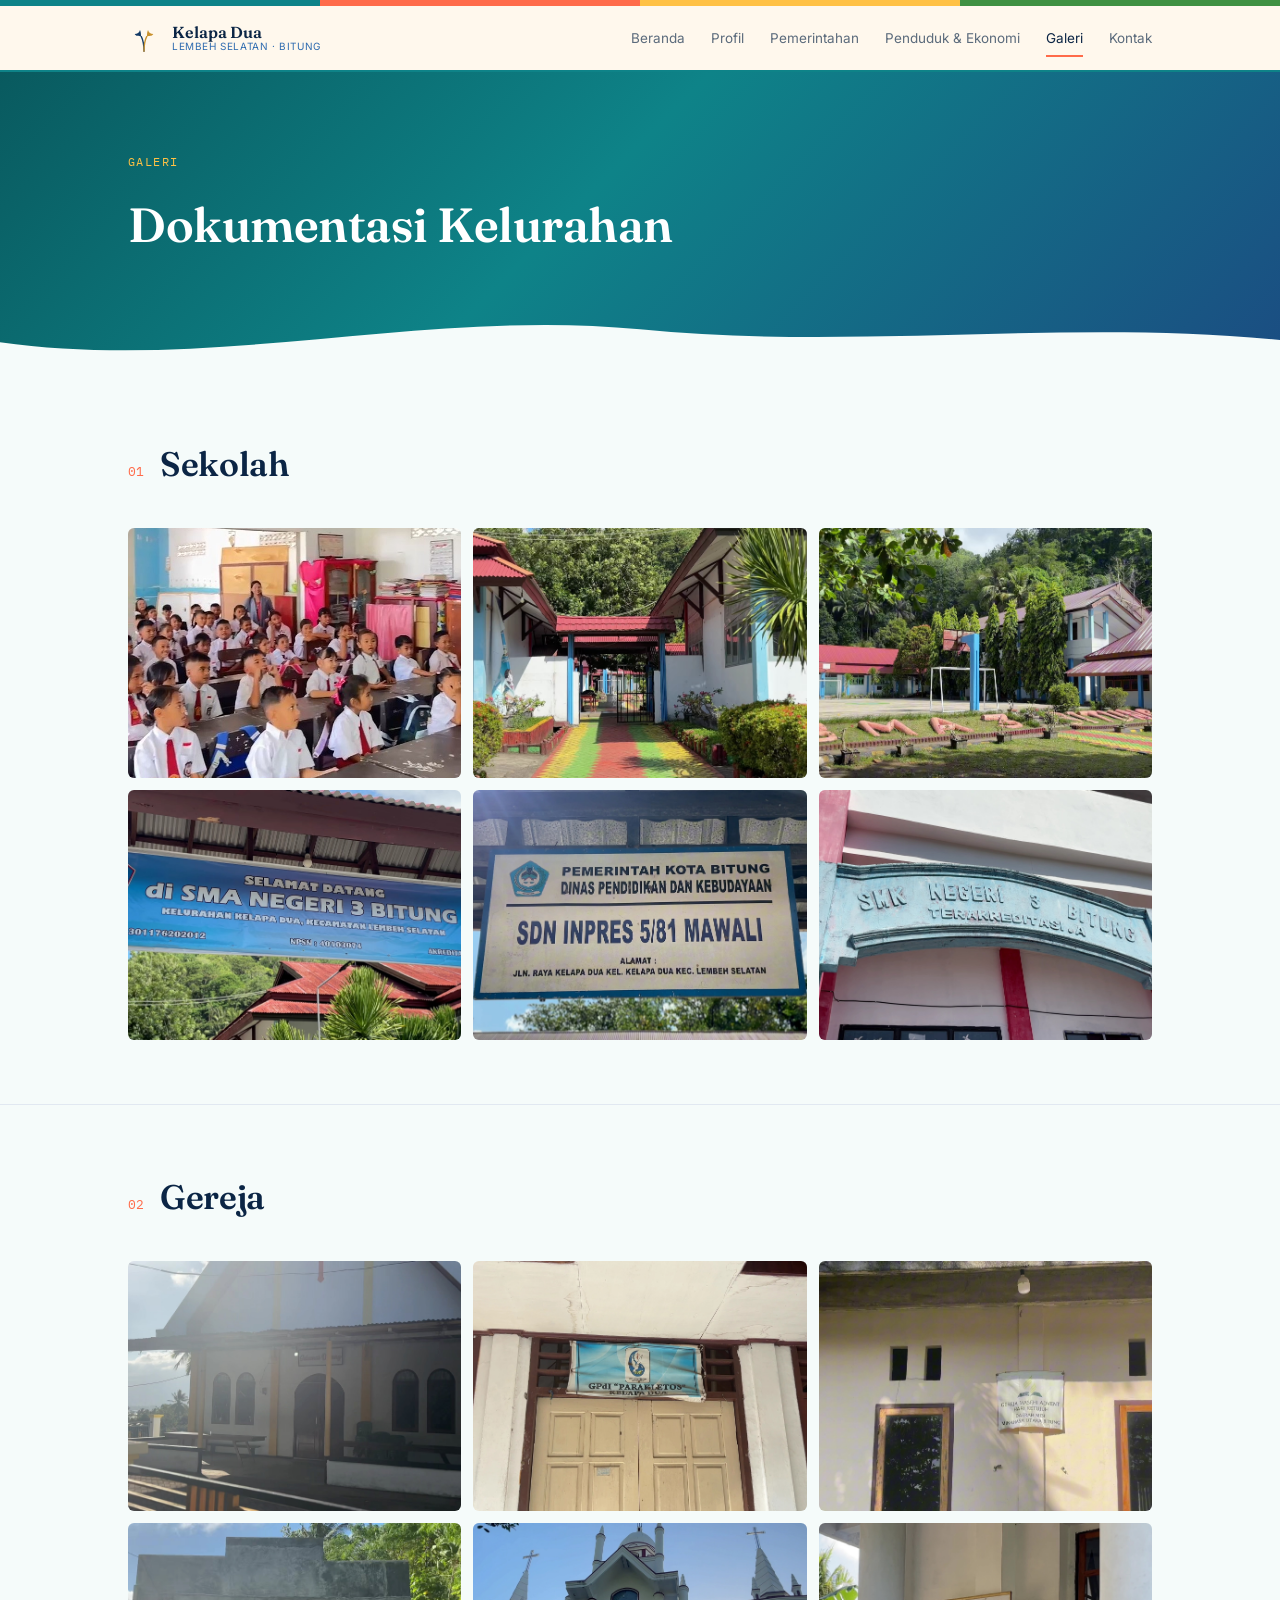
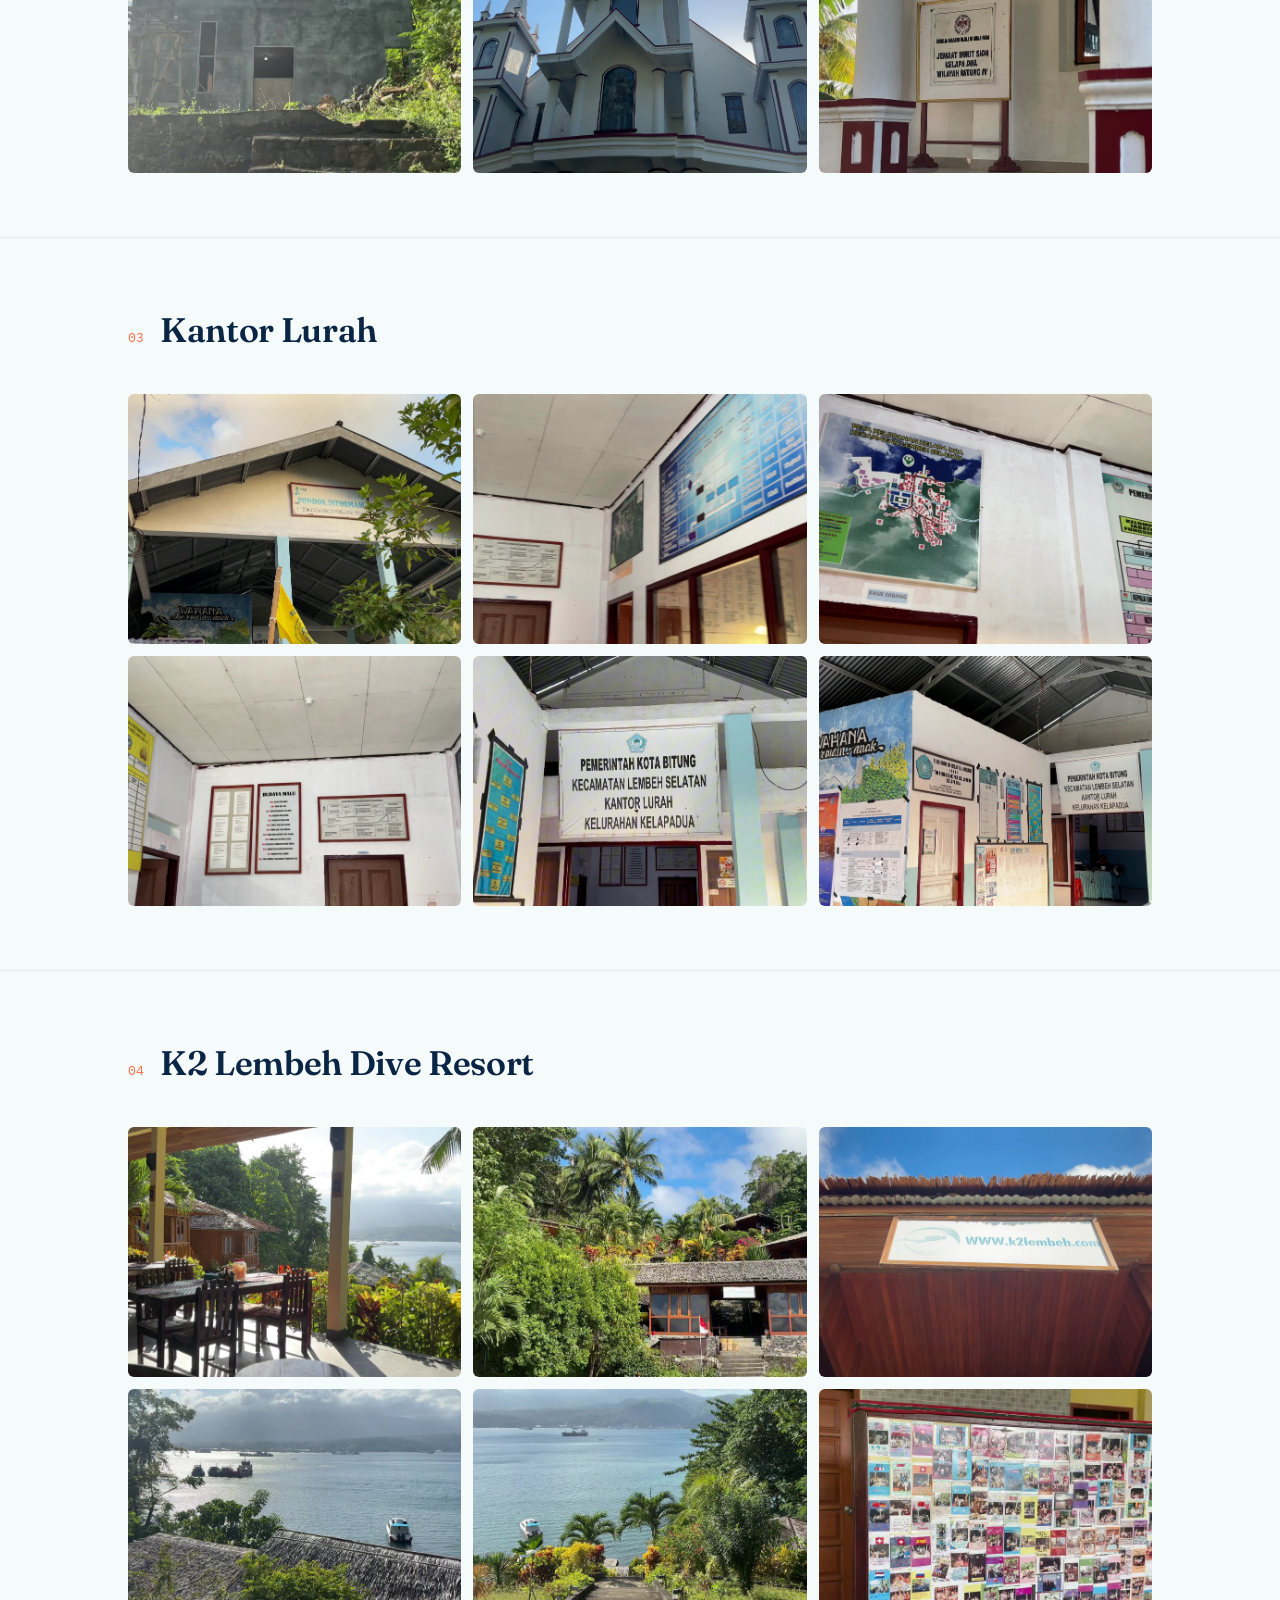
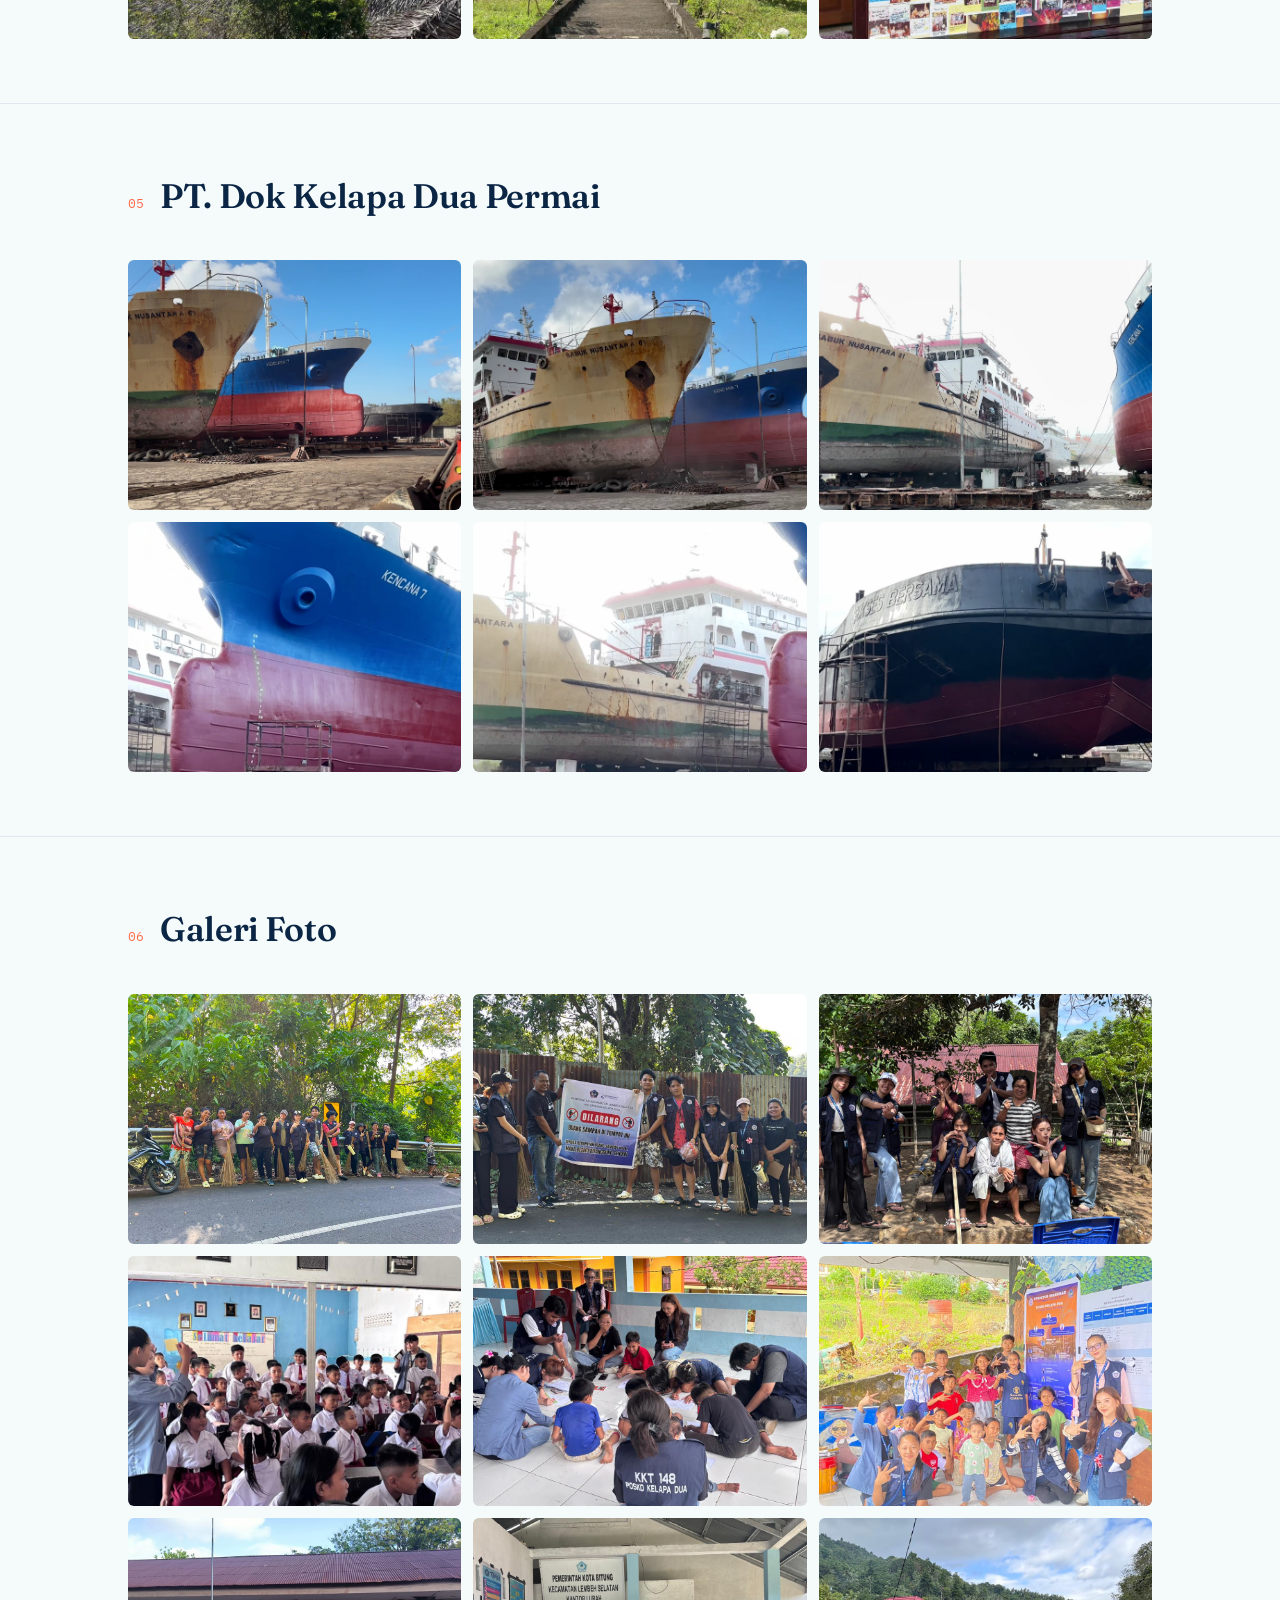
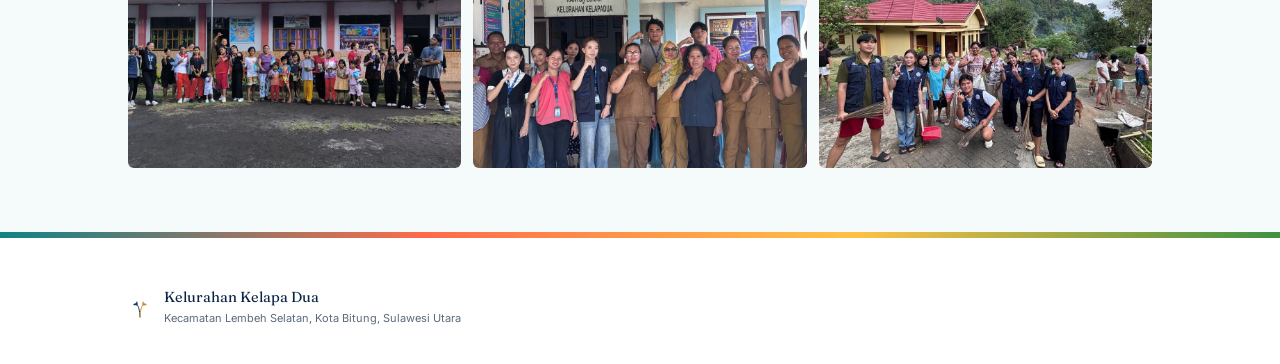
<file: galeri.html>
<!DOCTYPE html>
<html lang="id">
<head>
<meta charset="UTF-8">
<meta name="viewport" content="width=device-width, initial-scale=1.0">
<title>Galeri — Kelurahan Kelapa Dua</title>
<link rel="stylesheet" href="style.css">
<style>
  /* ===== Galeri Foto: grid foto asli ===== */
  .photo-gallery{display:grid;grid-template-columns:repeat(3,1fr);gap:12px;}
  .photo-gallery .tile{
    aspect-ratio:4/3;
    overflow:hidden;
    border-radius:var(--radius);
    background:var(--surface-alt);
  }
  .photo-gallery .tile img{
    width:100%;height:100%;object-fit:cover;display:block;
    transition:transform .3s ease;
  }
  .photo-gallery .tile:hover img{transform:scale(1.06);}
  @media (max-width:700px){.photo-gallery{grid-template-columns:repeat(2,1fr);}}
</style>
</head>
<body class="theme-festive">

<div class="festive-topbar"><span></span><span></span><span></span><span></span></div>

<header class="site-nav">
  <div class="nav-inner">
    <a class="brand" href="index.html">
      <svg viewBox="0 0 48 48" fill="none">
        <path d="M24 44 C24 30 20 22 20 22" stroke="#123A66" stroke-width="2" stroke-linecap="round"/>
        <path d="M24 44 C24 30 28 22 28 22" stroke="#C9922E" stroke-width="2" stroke-linecap="round"/>
        <path d="M20 22c-4-2-8 0-10-4 4 0 7-2 8-6 2 4 1 8 2 10z" fill="#123A66"/>
        <path d="M28 22c4-2 8 0 10-4-4 0-7-2-8-6-2 4-1 8-2 10z" fill="#C9922E"/>
      </svg>
      <span class="brand-text"><span class="kel">Kelapa Dua</span><span class="loc">Lembeh Selatan · Bitung</span></span>
    </a>
    <button class="nav-toggle" id="navToggle">Menu</button>
    <nav class="links" id="navLinks">
      <a href="index.html">Beranda</a>
      <a href="profil.html">Profil</a>
      <a href="pemerintahan.html">Pemerintahan</a>
      <a href="penduduk.html">Penduduk &amp; Ekonomi</a>
      <a href="galeri.html" class="active">Galeri</a>
      <a href="kontak.html">Kontak</a>
    </nav>
  </div>
</header>

<main>
  <section class="page-hero">
    <div class="wrap">
      <div class="eyebrow">Galeri</div>
      <h1>Dokumentasi Kelurahan</h1>
      </div>
  </section>

  <div class="wave-divider wave-hero" aria-hidden="true">
    <svg viewBox="0 0 1200 60" preserveAspectRatio="none"><path d="M0,32 C200,60 400,0 600,20 C800,40 1000,10 1200,30 L1200,60 L0,60 Z"></path></svg>
  </div>

  <section id="galeri-sekolah">
    <div class="wrap">
      <div class="section-head"><span class="section-num">01</span><h2>Sekolah</h2></div>
      <div class="photo-gallery">
        <div class="tile"><img src="photos/sekolah (1).jpg" alt="Dokumentasi Sekolah 1" loading="lazy"></div>
        <div class="tile"><img src="photos/sekolah (2).jpg" alt="Dokumentasi Sekolah 2" loading="lazy"></div>
        <div class="tile"><img src="photos/sekolah (3).jpg" alt="Dokumentasi Sekolah 3" loading="lazy"></div>
        <div class="tile"><img src="photos/sekolah (4).jpg" alt="Dokumentasi Sekolah 4" loading="lazy"></div>
        <div class="tile"><img src="photos/sekolah (5).jpg" alt="Dokumentasi Sekolah 5" loading="lazy"></div>
        <div class="tile"><img src="photos/sekolah (6).jpg" alt="Dokumentasi Sekolah 6" loading="lazy"></div>
      </div>
    </div>
  </section>

  <section id="galeri-gereja">
    <div class="wrap">
      <div class="section-head"><span class="section-num">02</span><h2>Gereja</h2></div>
      <div class="photo-gallery">
        <div class="tile"><img src="photos/gereja (1).jpg" alt="Dokumentasi Gereja 1" loading="lazy"></div>
        <div class="tile"><img src="photos/gereja (2).jpg" alt="Dokumentasi Gereja 2" loading="lazy"></div>
        <div class="tile"><img src="photos/gereja (3).jpg" alt="Dokumentasi Gereja 3" loading="lazy"></div>
        <div class="tile"><img src="photos/gereja (4).jpg" alt="Dokumentasi Gereja 4" loading="lazy"></div>
        <div class="tile"><img src="photos/gereja (5).jpg" alt="Dokumentasi Gereja 5" loading="lazy"></div>
        <div class="tile"><img src="photos/gereja (6).jpg" alt="Dokumentasi Gereja 6" loading="lazy"></div>
      </div>
    </div>
  </section>

  <section id="galeri-kantor-lurah">
    <div class="wrap">
      <div class="section-head"><span class="section-num">03</span><h2>Kantor Lurah</h2></div>
      <div class="photo-gallery">
        <div class="tile"><img src="photos/kantor-lurah (1).jpg" alt="Dokumentasi Kantor Lurah 1" loading="lazy"></div>
        <div class="tile"><img src="photos/kantor-lurah (2).jpg" alt="Dokumentasi Kantor Lurah 2" loading="lazy"></div>
        <div class="tile"><img src="photos/kantor-lurah (3).jpg" alt="Dokumentasi Kantor Lurah 3" loading="lazy"></div>
        <div class="tile"><img src="photos/kantor-lurah (4).jpg" alt="Dokumentasi Kantor Lurah 4" loading="lazy"></div>
        <div class="tile"><img src="photos/kantor-lurah (5).jpg" alt="Dokumentasi Kantor Lurah 5" loading="lazy"></div>
        <div class="tile"><img src="photos/kantor-lurah (6).jpg" alt="Dokumentasi Kantor Lurah 6" loading="lazy"></div>
      </div>
    </div>
  </section>

  <section id="galeri-resort">
    <div class="wrap">
      <div class="section-head"><span class="section-num">04</span><h2>K2 Lembeh Dive Resort</h2></div>
      <div class="photo-gallery">
        <div class="tile"><img src="photos/resort (1).jpg" alt="Dokumentasi K2 Lembeh Dive Resort 1" loading="lazy"></div>
        <div class="tile"><img src="photos/resort (2).jpg" alt="Dokumentasi K2 Lembeh Dive Resort 2" loading="lazy"></div>
        <div class="tile"><img src="photos/resort (3).jpg" alt="Dokumentasi K2 Lembeh Dive Resort 3" loading="lazy"></div>
        <div class="tile"><img src="photos/resort (4).jpg" alt="Dokumentasi K2 Lembeh Dive Resort 4" loading="lazy"></div>
        <div class="tile"><img src="photos/resort (5).jpg" alt="Dokumentasi K2 Lembeh Dive Resort 5" loading="lazy"></div>
        <div class="tile"><img src="photos/resort (6).jpg" alt="Dokumentasi K2 Lembeh Dive Resort 6" loading="lazy"></div>
      </div>
    </div>
  </section>

  <section id="galeri-galangan">
    <div class="wrap">
      <div class="section-head"><span class="section-num">05</span><h2>PT. Dok Kelapa Dua Permai</h2></div>
      <div class="photo-gallery">
        <div class="tile"><img src="photos/galangan (1).jpg" alt="Dokumentasi Galangan Kapal PT. Dok Kelapa Dua Permai 1" loading="lazy"></div>
        <div class="tile"><img src="photos/galangan (2).jpg" alt="Dokumentasi Galangan Kapal PT. Dok Kelapa Dua Permai 2" loading="lazy"></div>
        <div class="tile"><img src="photos/galangan (3).jpg" alt="Dokumentasi Galangan Kapal PT. Dok Kelapa Dua Permai 3" loading="lazy"></div>
        <div class="tile"><img src="photos/galangan (4).jpg" alt="Dokumentasi Galangan Kapal PT. Dok Kelapa Dua Permai 4" loading="lazy"></div>
        <div class="tile"><img src="photos/galangan (5).jpg" alt="Dokumentasi Galangan Kapal PT. Dok Kelapa Dua Permai 5" loading="lazy"></div>
        <div class="tile"><img src="photos/galangan (6).jpg" alt="Dokumentasi Galangan Kapal PT. Dok Kelapa Dua Permai 6" loading="lazy"></div>
      </div>
    </div>
  </section>

  <section id="galeri-foto">
    <div class="wrap">
      <div class="section-head"><span class="section-num">06</span><h2>Galeri Foto</h2></div>
      <div class="photo-gallery">
        <div class="tile"><img src="photos/foto (1).jpeg" alt="Dokumentasi Kelurahan Kelapa Dua 1" loading="lazy"></div>
        <div class="tile"><img src="photos/foto (2).jpeg" alt="Dokumentasi Kelurahan Kelapa Dua 2" loading="lazy"></div>
        <div class="tile"><img src="photos/foto (3).jpeg" alt="Dokumentasi Kelurahan Kelapa Dua 3" loading="lazy"></div>
        <div class="tile"><img src="photos/foto (4).jpeg" alt="Dokumentasi Kelurahan Kelapa Dua 4" loading="lazy"></div>
        <div class="tile"><img src="photos/foto (5).jpeg" alt="Dokumentasi Kelurahan Kelapa Dua 5" loading="lazy"></div>
        <div class="tile"><img src="photos/foto (6).jpeg" alt="Dokumentasi Kelurahan Kelapa Dua 6" loading="lazy"></div>
        <div class="tile"><img src="photos/foto (7).jpeg" alt="Dokumentasi Kelurahan Kelapa Dua 7" loading="lazy"></div>
        <div class="tile"><img src="photos/foto (8).jpeg" alt="Dokumentasi Kelurahan Kelapa Dua 8" loading="lazy"></div>
        <div class="tile"><img src="photos/foto (9).jpeg" alt="Dokumentasi Kelurahan Kelapa Dua 9" loading="lazy"></div>
      </div>
    </div>
  </section>
</main>

<footer>
  <div class="wrap foot-inner">
    <div class="foot-brand">
      <svg viewBox="0 0 48 48" fill="none">
        <path d="M24 44 C24 30 20 22 20 22" stroke="#123A66" stroke-width="2" stroke-linecap="round"/>
        <path d="M24 44 C24 30 28 22 28 22" stroke="#C9922E" stroke-width="2" stroke-linecap="round"/>
        <path d="M20 22c-4-2-8 0-10-4 4 0 7-2 8-6 2 4 1 8 2 10z" fill="#123A66"/>
        <path d="M28 22c4-2 8 0 10-4-4 0-7-2-8-6-2 4-1 8-2 10z" fill="#C9922E"/>
      </svg>
      <div><div class="t1">Kelurahan Kelapa Dua</div><div class="t2">Kecamatan Lembeh Selatan, Kota Bitung, Sulawesi Utara</div></div>
    </div>
  </div>
</footer>
<script src="script.js"></script>
</body>
</html>
</file>
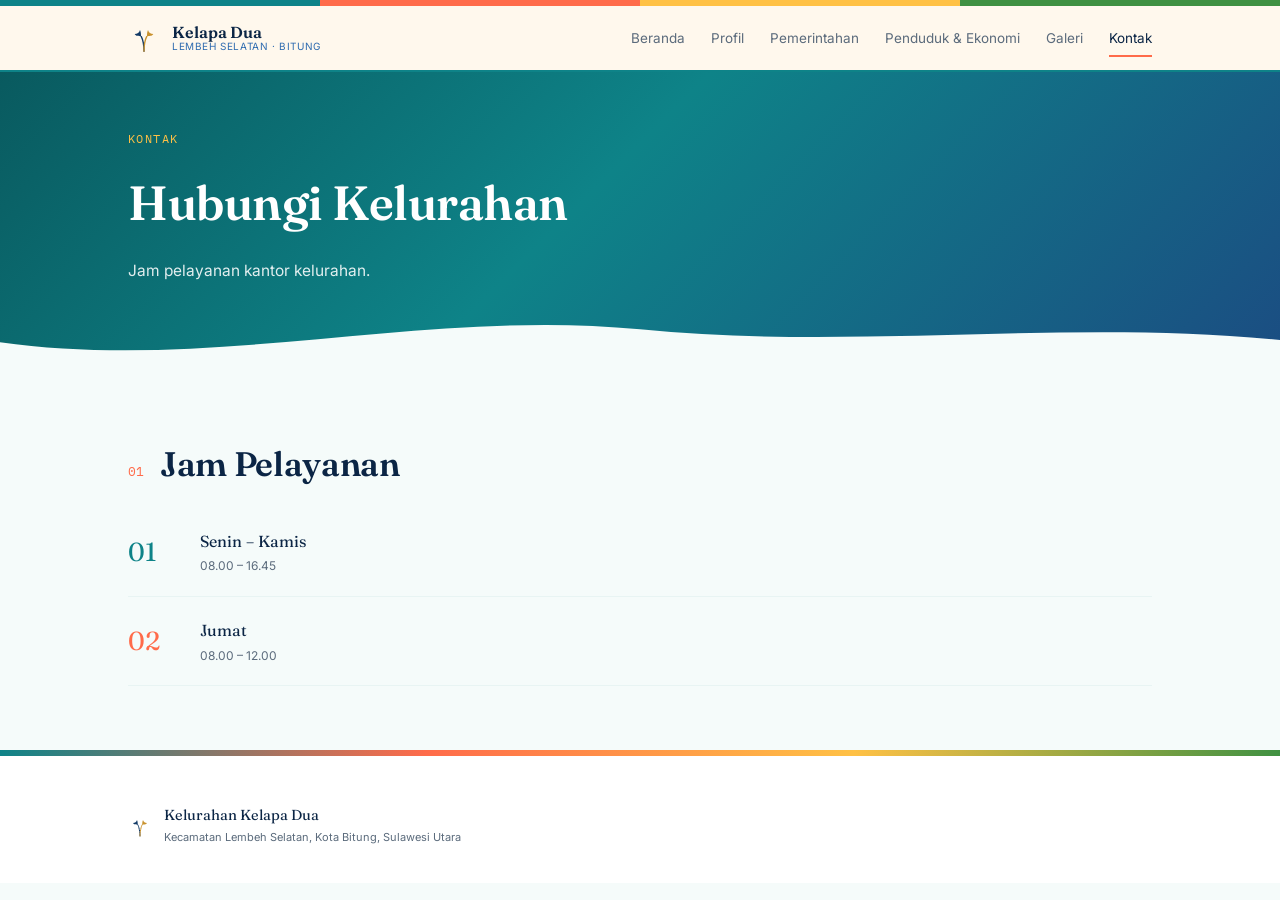
<file: kontak.html>
<!DOCTYPE html>
<html lang="id">
<head>
<meta charset="UTF-8">
<meta name="viewport" content="width=device-width, initial-scale=1.0">
<title>Kontak — Kelurahan Kelapa Dua</title>
<link rel="stylesheet" href="style.css">
</head>
<body class="theme-festive">

<div class="festive-topbar"><span></span><span></span><span></span><span></span></div>

<header class="site-nav">
  <div class="nav-inner">
    <a class="brand" href="index.html">
      <svg viewBox="0 0 48 48" fill="none">
        <path d="M24 44 C24 30 20 22 20 22" stroke="#123A66" stroke-width="2" stroke-linecap="round"/>
        <path d="M24 44 C24 30 28 22 28 22" stroke="#C9922E" stroke-width="2" stroke-linecap="round"/>
        <path d="M20 22c-4-2-8 0-10-4 4 0 7-2 8-6 2 4 1 8 2 10z" fill="#123A66"/>
        <path d="M28 22c4-2 8 0 10-4-4 0-7-2-8-6-2 4-1 8-2 10z" fill="#C9922E"/>
      </svg>
      <span class="brand-text"><span class="kel">Kelapa Dua</span><span class="loc">Lembeh Selatan · Bitung</span></span>
    </a>
    <button class="nav-toggle" id="navToggle">Menu</button>
    <nav class="links" id="navLinks">
      <a href="index.html">Beranda</a>
      <a href="profil.html">Profil</a>
      <a href="pemerintahan.html">Pemerintahan</a>
      <a href="penduduk.html">Penduduk &amp; Ekonomi</a>
      <a href="galeri.html">Galeri</a>
      <a href="kontak.html" class="active">Kontak</a>
    </nav>
  </div>
</header>

<main>
  <section class="page-hero">
    <div class="wrap">
      <div class="eyebrow">Kontak</div>
      <h1>Hubungi Kelurahan</h1>
      <p>Jam pelayanan kantor kelurahan.</p>
    </div>
  </section>

  <div class="wave-divider wave-hero" aria-hidden="true">
    <svg viewBox="0 0 1200 60" preserveAspectRatio="none"><path d="M0,32 C200,60 400,0 600,20 C800,40 1000,10 1200,30 L1200,60 L0,60 Z"></path></svg>
  </div>

  <section id="kontak-info">
    <div class="wrap">
      <div class="section-head"><span class="section-num">01</span><h2>Jam Pelayanan</h2></div>
      <div class="lurah-list">
        <div class="lurah-row"><div class="idx mono">01</div><div><div class="name">Senin – Kamis</div><div class="role">08.00 – 16.45</div></div></div>
        <div class="lurah-row"><div class="idx mono">02</div><div><div class="name">Jumat</div><div class="role">08.00 – 12.00</div></div></div>
      </div>
    </div>
  </section>
</main>

<footer>
  <div class="wrap foot-inner">
    <div class="foot-brand">
      <svg viewBox="0 0 48 48" fill="none">
        <path d="M24 44 C24 30 20 22 20 22" stroke="#123A66" stroke-width="2" stroke-linecap="round"/>
        <path d="M24 44 C24 30 28 22 28 22" stroke="#C9922E" stroke-width="2" stroke-linecap="round"/>
        <path d="M20 22c-4-2-8 0-10-4 4 0 7-2 8-6 2 4 1 8 2 10z" fill="#123A66"/>
        <path d="M28 22c4-2 8 0 10-4-4 0-7-2-8-6-2 4-1 8-2 10z" fill="#C9922E"/>
      </svg>
      <div><div class="t1">Kelurahan Kelapa Dua</div><div class="t2">Kecamatan Lembeh Selatan, Kota Bitung, Sulawesi Utara</div></div>
    </div>
  </div>
</footer>
<script src="script.js"></script>
</body>
</html>
</file>
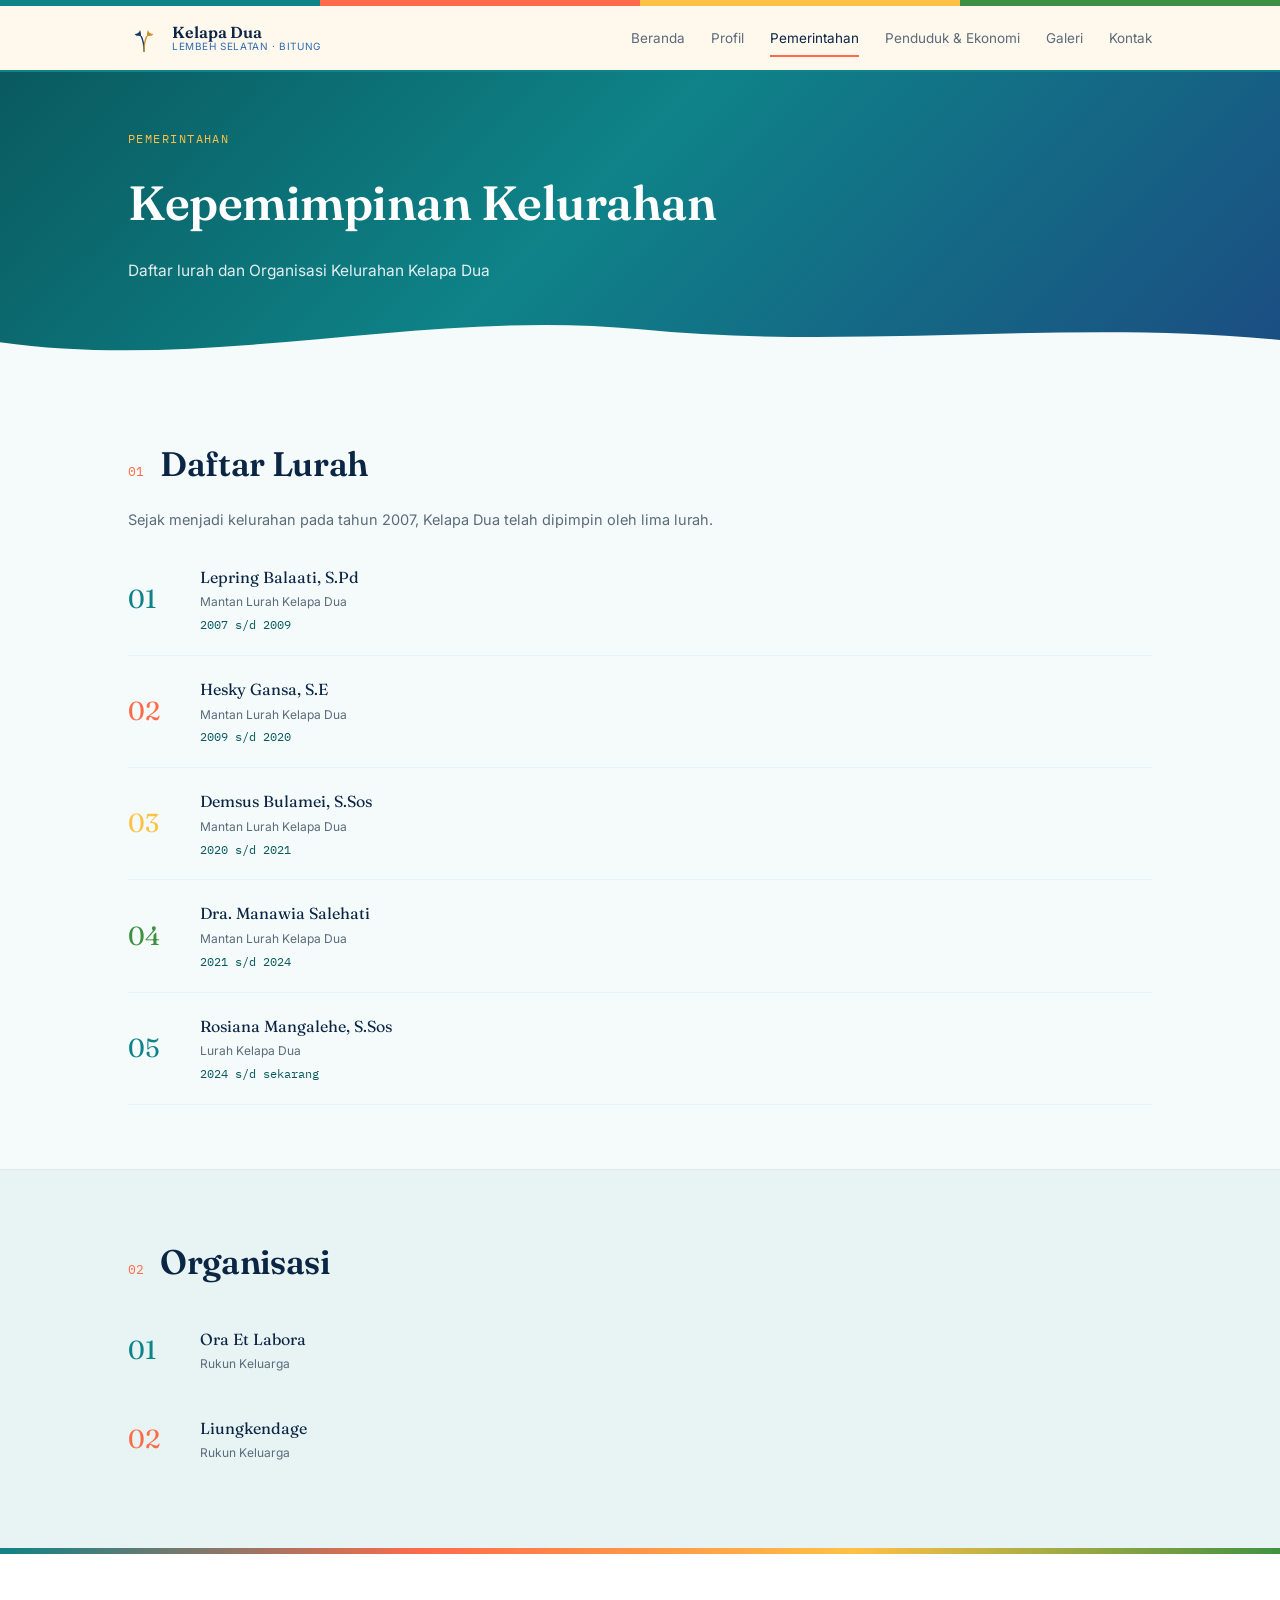
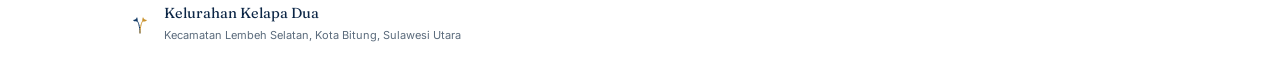
<file: pemerintahan.html>
<!DOCTYPE html>
<html lang="id">
<head>
<meta charset="UTF-8">
<meta name="viewport" content="width=device-width, initial-scale=1.0">
<title>Pemerintahan — Kelurahan Kelapa Dua</title>
<link rel="stylesheet" href="style.css">
</head>
<body class="theme-festive">

<div class="festive-topbar"><span></span><span></span><span></span><span></span></div>

<header class="site-nav">
  <div class="nav-inner">
    <a class="brand" href="index.html">
      <svg viewBox="0 0 48 48" fill="none">
        <path d="M24 44 C24 30 20 22 20 22" stroke="#123A66" stroke-width="2" stroke-linecap="round"/>
        <path d="M24 44 C24 30 28 22 28 22" stroke="#C9922E" stroke-width="2" stroke-linecap="round"/>
        <path d="M20 22c-4-2-8 0-10-4 4 0 7-2 8-6 2 4 1 8 2 10z" fill="#123A66"/>
        <path d="M28 22c4-2 8 0 10-4-4 0-7-2-8-6-2 4-1 8-2 10z" fill="#C9922E"/>
      </svg>
      <span class="brand-text"><span class="kel">Kelapa Dua</span><span class="loc">Lembeh Selatan · Bitung</span></span>
    </a>
    <button class="nav-toggle" id="navToggle">Menu</button>
    <nav class="links" id="navLinks">
      <a href="index.html">Beranda</a>
      <a href="profil.html">Profil</a>
      <a href="pemerintahan.html" class="active">Pemerintahan</a>
      <a href="penduduk.html">Penduduk &amp; Ekonomi</a>
      <a href="galeri.html">Galeri</a>
      <a href="kontak.html">Kontak</a>
    </nav>
  </div>
</header>

<main>
  <section class="page-hero">
    <div class="wrap">
      <div class="eyebrow">Pemerintahan</div>
      <h1>Kepemimpinan Kelurahan</h1>
      <p>Daftar lurah dan Organisasi Kelurahan Kelapa Dua</p>
    </div>
  </section>

  <div class="wave-divider wave-hero" aria-hidden="true">
    <svg viewBox="0 0 1200 60" preserveAspectRatio="none"><path d="M0,32 C200,60 400,0 600,20 C800,40 1000,10 1200,30 L1200,60 L0,60 Z"></path></svg>
  </div>

  <section id="daftar-lurah">
    <div class="wrap">
      <div class="section-head"><span class="section-num">01</span><h2>Daftar Lurah</h2></div>
      <p class="section-sub">Sejak menjadi kelurahan pada tahun 2007, Kelapa Dua telah dipimpin oleh lima lurah.</p>
      <div class="lurah-list">
        <div class="lurah-row"><div class="idx mono">01</div><div><div class="name">Lepring Balaati, S.Pd</div><div class="role">Mantan Lurah Kelapa Dua</div><div class="period mono">2007 s/d 2009</div></div></div>
        <div class="lurah-row"><div class="idx mono">02</div><div><div class="name">Hesky Gansa, S.E</div><div class="role">Mantan Lurah Kelapa Dua</div><div class="period mono">2009 s/d 2020</div></div></div>
        <div class="lurah-row"><div class="idx mono">03</div><div><div class="name">Demsus Bulamei, S.Sos</div><div class="role">Mantan Lurah Kelapa Dua</div><div class="period mono">2020 s/d 2021</div></div></div>
        <div class="lurah-row"><div class="idx mono">04</div><div><div class="name">Dra. Manawia Salehati</div><div class="role">Mantan Lurah Kelapa Dua</div><div class="period mono">2021 s/d 2024</div></div></div>
        <div class="lurah-row"><div class="idx mono">05</div><div><div class="name">Rosiana Mangalehe, S.Sos</div><div class="role">Lurah Kelapa Dua</div><div class="period mono">2024 s/d sekarang</div></div></div>
      </div>
    </div>
  </section>

  <section id="struktur" class="alt">
    <div class="wrap">
      <div class="section-head"><span class="section-num">02</span><h2>Organisasi</h2></div>
      <div class="lurah-list">
        <div class="lurah-row"><div class="idx mono">01</div><div><div class="name">Ora Et Labora</div><div class="role">Rukun Keluarga</div></div></div>
        <div class="lurah-row"><div class="idx mono">02</div><div><div class="name">Liungkendage</div><div class="role">Rukun Keluarga</div></div></div>
      </div>
    </div>
  </section>
</main>

<footer>
  <div class="wrap foot-inner">
    <div class="foot-brand">
      <svg viewBox="0 0 48 48" fill="none">
        <path d="M24 44 C24 30 20 22 20 22" stroke="#123A66" stroke-width="2" stroke-linecap="round"/>
        <path d="M24 44 C24 30 28 22 28 22" stroke="#C9922E" stroke-width="2" stroke-linecap="round"/>
        <path d="M20 22c-4-2-8 0-10-4 4 0 7-2 8-6 2 4 1 8 2 10z" fill="#123A66"/>
        <path d="M28 22c4-2 8 0 10-4-4 0-7-2-8-6-2 4-1 8-2 10z" fill="#C9922E"/>
      </svg>
      <div><div class="t1">Kelurahan Kelapa Dua</div><div class="t2">Kecamatan Lembeh Selatan, Kota Bitung, Sulawesi Utara</div></div>
    </div>
  </div>
</footer>
<script src="script.js"></script>
</body>
</html>
</file>
<file: style.css>
@import url('https://fonts.googleapis.com/css2?family=Fraunces:opsz,wght@9..144,500;9..144,600;9..144,700&family=Inter:wght@400;500;600;700&family=IBM+Plex+Mono:wght@500;600&display=swap');

:root{
  --bg:#F7F9FC;
  --surface:#FFFFFF;
  --surface-alt:#EEF3FA;
  --navy-900:#0B2545;
  --navy-800:#123A66;
  --navy-700:#1B4C82;
  --navy-500:#2E6BB0;
  --navy-100:#DCE6F2;
  --text:#1B2733;
  --text-muted:#5B6B7C;
  --accent:#C9922E;
  --line:#E1E8F1;
  --radius:6px;
}
*{box-sizing:border-box;}
html{scroll-behavior:smooth;}
body{
  margin:0;
  background:var(--bg);
  color:var(--text);
  font-family:'Inter',sans-serif;
  line-height:1.65;
}
h1,h2,h3{font-family:'Fraunces',serif;font-weight:600;margin:0;color:var(--navy-900);letter-spacing:-0.01em;}
a{color:inherit;}
.mono{font-family:'IBM Plex Mono',monospace;}
.wrap{max-width:1080px;margin:0 auto;padding:0 28px;}
img{max-width:100%;display:block;}

/* ---------- NAV ---------- */
header.site-nav{
  position:sticky;top:0;z-index:50;
  background:rgba(255,255,255,0.92);
  backdrop-filter:blur(8px);
  border-bottom:1px solid var(--line);
}
.nav-inner{max-width:1080px;margin:0 auto;padding:16px 28px;display:flex;align-items:center;justify-content:space-between;}
.brand{display:flex;align-items:center;gap:12px;text-decoration:none;}
.brand svg{width:32px;height:32px;flex-shrink:0;}
.brand-text{display:flex;flex-direction:column;line-height:1.15;}
.brand-text .kel{font-family:'Fraunces',serif;font-size:16px;font-weight:600;color:var(--navy-900);}
.brand-text .loc{font-size:10px;letter-spacing:0.06em;text-transform:uppercase;color:var(--navy-500);}
nav.links{display:flex;gap:26px;}
nav.links a{
  font-size:13.5px;text-decoration:none;color:var(--text-muted);
  position:relative;padding:4px 0;transition:color .2s ease;
}
nav.links a:hover,nav.links a.active{color:var(--navy-900);}
nav.links a.active::after{content:"";position:absolute;left:0;right:0;bottom:-4px;height:2px;background:var(--accent);}
.nav-toggle{display:none;background:none;border:1px solid var(--line);color:var(--navy-900);padding:8px 12px;border-radius:var(--radius);font-size:13px;cursor:pointer;}

@media (max-width:760px){
  nav.links{
    position:fixed;top:65px;left:0;right:0;flex-direction:column;background:var(--surface);
    padding:18px 28px;gap:16px;border-bottom:1px solid var(--line);
    transform:translateY(-130%);transition:transform .25s ease;
  }
  nav.links.open{transform:translateY(0);}
  .nav-toggle{display:block;}
}

/* ---------- PAGE HERO ---------- */
.page-hero{
  padding:56px 0 40px;
  border-bottom:1px solid var(--line);
  background:var(--surface);
  min-height:300px;
  display:flex;
  align-items:center;
}
.page-hero .wrap{width:100%;}
.eyebrow{
  font-family:'IBM Plex Mono',monospace;font-size:12px;letter-spacing:0.12em;text-transform:uppercase;
  color:var(--navy-500);margin-bottom:14px;display:flex;align-items:center;gap:10px;
}

.page-hero h1{font-size:clamp(32px,5vw,48px);margin-bottom:12px;}
.page-hero p{max-width:600px;color:var(--text-muted);font-size:15.5px;}

/* big homepage hero */
.home-hero{padding:88px 0 64px;position:relative;overflow:hidden;border-bottom:1px solid var(--line);background:var(--surface);}
.home-hero .hero-palms{position:absolute;right:-30px;bottom:-20px;width:360px;opacity:0.16;z-index:0;pointer-events:none;}
.home-hero .wrap{position:relative;z-index:1;}
.home-hero h1{font-size:clamp(42px,8vw,76px);line-height:1;margin-bottom:20px;}
.home-hero h1 span{color:var(--navy-500);font-style:italic;}
.home-hero p.lede{max-width:560px;font-size:16.5px;color:var(--text-muted);margin-bottom:40px;}
.stat-row{display:flex;flex-wrap:wrap;border-top:1px solid var(--line);}
.stat{padding:16px 30px 0 0;margin-right:30px;border-right:1px solid var(--line);}
.stat:last-child{border-right:none;}
.stat .num{font-family:'Fraunces',serif;font-size:28px;color:var(--navy-800);font-weight:600;}
.stat .lbl{font-size:11px;letter-spacing:0.05em;text-transform:uppercase;color:var(--text-muted);margin-top:2px;}

/* ---------- SECTION ---------- */
section{padding:64px 0;border-bottom:1px solid var(--line);}
section:last-of-type{border-bottom:none;}
section.alt{background:var(--surface-alt);}
.section-head{display:flex;align-items:baseline;gap:16px;margin-bottom:36px;flex-wrap:wrap;}
.section-num{font-family:'IBM Plex Mono',monospace;color:var(--navy-500);font-size:13px;}
.section-head h2{font-size:clamp(24px,3.6vw,34px);}
.section-sub{color:var(--text-muted);max-width:600px;font-size:14.5px;margin:-20px 0 32px;}

/* ---------- NAV CARDS (beranda) ---------- */
.nav-cards{display:grid;grid-template-columns:repeat(3,1fr);gap:18px;}
.nav-card{
  display:block;padding:26px 24px;background:var(--surface);border:1px solid var(--line);border-radius:var(--radius);
  text-decoration:none;transition:border-color .2s ease, transform .2s ease;
}
.nav-card:hover{border-color:var(--navy-500);transform:translateY(-2px);}
.nav-card .nc-num{font-family:'IBM Plex Mono',monospace;font-size:12px;color:var(--accent);}
.nav-card h3{font-size:17px;margin:10px 0 6px;color:var(--navy-900);}
.nav-card p{font-size:13px;color:var(--text-muted);margin:0;}
@media (max-width:820px){.nav-cards{grid-template-columns:1fr 1fr;}}
@media (max-width:560px){.nav-cards{grid-template-columns:1fr;}}

/* ---------- TIMELINE (sejarah) ---------- */
.sejarah-grid{display:grid;grid-template-columns:1.1fr 0.9fr;gap:52px;align-items:start;}
.sejarah-grid p{color:var(--text-muted);font-size:15px;margin-bottom:14px;}
.timeline{border-left:2px solid var(--navy-100);padding-left:22px;display:flex;flex-direction:column;gap:26px;}
.timeline .t-item{position:relative;}
.timeline .t-item::before{content:"";position:absolute;left:-28px;top:4px;width:9px;height:9px;border-radius:50%;background:var(--accent);box-shadow:0 0 0 4px var(--surface);}
.timeline .yr{font-family:'IBM Plex Mono',monospace;color:var(--navy-500);font-size:12.5px;}
.timeline .tt{font-family:'Fraunces',serif;font-size:16.5px;margin:3px 0 2px;color:var(--navy-900);}
.timeline .td{color:var(--text-muted);font-size:13px;}

.origin-card{margin-top:48px;padding:30px;background:var(--surface-alt);border:1px solid var(--line);border-radius:var(--radius);display:flex;gap:24px;align-items:center;}
.origin-card svg{width:66px;height:66px;flex-shrink:0;}
.origin-card h3{color:var(--navy-800);font-size:18px;margin-bottom:6px;}
.origin-card p{color:var(--text-muted);font-size:14px;margin:0;}
@media (max-width:820px){.sejarah-grid{grid-template-columns:1fr;}.origin-card{flex-direction:column;text-align:center;}}

/* ---------- VIDEO EMBED (profil) ---------- */
.video-embed{
  position:relative;
  width:100%;
  max-width:820px;
  aspect-ratio:16/9;
  margin:0 auto;
  border-radius:var(--radius);
  overflow:hidden;
  border:1px solid var(--line);
  background:var(--navy-900);
}
.video-embed iframe{
  position:absolute;
  top:0;left:0;
  width:100%;
  height:100%;
  border:0;
}

/* ---------- COMPASS (wilayah) ---------- */
.wilayah-layout{display:grid;grid-template-columns:1fr 1fr;gap:52px;align-items:center;}
.compass{position:relative;width:100%;max-width:340px;aspect-ratio:1/1;margin:0 auto;border:1px solid var(--line);border-radius:50%;background:var(--surface);}
.compass::after{content:"";position:absolute;inset:30px;border:1px dashed var(--navy-100);border-radius:50%;}
.compass .center{position:absolute;top:50%;left:50%;transform:translate(-50%,-50%);text-align:center;}
.compass .center .num{font-family:'Fraunces',serif;font-size:24px;color:var(--navy-800);}
.compass .center .lbl{font-size:10px;text-transform:uppercase;letter-spacing:0.05em;color:var(--text-muted);}
.dir{position:absolute;text-align:center;width:120px;}
.dir .d-label{font-family:'IBM Plex Mono',monospace;font-size:10px;letter-spacing:0.1em;color:var(--navy-500);text-transform:uppercase;}
.dir .d-name{font-size:12.5px;color:var(--navy-900);margin-top:2px;}
.dir.n{top:-12px;left:50%;transform:translateX(-50%);}
.dir.s{bottom:-12px;left:50%;transform:translateX(-50%);}
.dir.w{left:-24px;top:50%;transform:translateY(-50%);text-align:right;}
.dir.e{right:-24px;top:50%;transform:translateY(-50%);text-align:left;}
@media (max-width:540px){.dir{width:90px;font-size:11px;}.dir.w{left:-4px;}.dir.e{right:-4px;}}

.wilayah-facts{display:flex;flex-direction:column;gap:16px;}
.fact-line{display:flex;justify-content:space-between;padding:13px 0;border-bottom:1px solid var(--line);}
.fact-line .k{color:var(--text-muted);font-size:14px;}
.fact-line .v{font-family:'IBM Plex Mono',monospace;color:var(--navy-800);font-size:14px;}
.landuse{display:flex;height:9px;border-radius:6px;overflow:hidden;margin-top:6px;}
.landuse .a{background:var(--navy-500);}
.landuse .b{background:var(--accent);}
.landuse-legend{display:flex;gap:20px;margin-top:10px;font-size:12px;color:var(--text-muted);}
.landuse-legend span::before{content:"";display:inline-block;width:8px;height:8px;border-radius:50%;margin-right:6px;}
.landuse-legend .leg-a::before{background:var(--navy-500);}
.landuse-legend .leg-b::before{background:var(--accent);}
@media (max-width:820px){.wilayah-layout{grid-template-columns:1fr;}}

/* ---------- LURAH LIST ---------- */
.lurah-list{display:flex;flex-direction:column;}
.lurah-row{display:grid;grid-template-columns:52px 1fr;gap:20px;padding:20px 0;border-bottom:1px solid var(--line);align-items:center;}
.lurah-row:first-child{padding-top:0;}
.lurah-row .idx{font-family:'Fraunces',serif;font-size:26px;color:var(--navy-100);}
.lurah-row .name{font-size:16px;color:var(--navy-900);font-family:'Fraunces',serif;}
.lurah-row .role{font-size:12px;color:var(--text-muted);margin-top:2px;}
.lurah-row .period{
  font-family:'IBM Plex Mono',monospace;
  font-size:11.5px;
  color:var(--navy-500);
  margin-top:4px;
}

/* ---------- BARS (penduduk) ---------- */
.penduduk-grid{display:grid;grid-template-columns:1fr 1fr;gap:52px;}
.bar-block{margin-bottom:28px;}
.bar-block .bh{display:flex;justify-content:space-between;font-size:13px;color:var(--text-muted);margin-bottom:8px;}
.bar-track{height:13px;background:var(--surface-alt);border-radius:8px;overflow:hidden;display:flex;border:1px solid var(--line);}
.bar-track .seg{height:100%;}
.seg.male{background:var(--navy-500);}
.seg.female{background:var(--accent);}
.bar-legend{display:flex;gap:18px;margin-top:8px;font-size:12px;color:var(--text-muted);}
.bar-legend span::before{content:"";display:inline-block;width:8px;height:8px;border-radius:50%;margin-right:6px;}
.bar-legend .lm::before{background:var(--navy-500);}
.bar-legend .lf::before{background:var(--accent);}
.suku-tags{display:flex;flex-wrap:wrap;gap:10px;margin-top:12px;}
.suku-tags span{padding:8px 16px;border:1px solid var(--navy-100);border-radius:20px;font-size:13px;color:var(--navy-900);background:var(--surface);}
@media (max-width:820px){.penduduk-grid{grid-template-columns:1fr;}}

/* ---------- KOMODITAS CARDS ---------- */
.komoditas-grid{display:grid;grid-template-columns:repeat(3,1fr);gap:20px;}
.komoditas-grid.single-card{grid-template-columns:1fr;}
.komoditas-grid.single-card .kom-photo-card{aspect-ratio:21/8;}
@media (max-width:700px){.komoditas-grid.single-card .kom-photo-card{aspect-ratio:4/3;}}
.kom-card{padding:28px 22px;background:var(--surface);border:1px solid var(--line);border-radius:var(--radius);text-align:center;}
.kom-card .ic{width:40px;height:40px;margin:0 auto 14px;}
.kom-card h3{font-size:17px;color:var(--navy-800);margin-bottom:6px;}
.kom-card p{font-size:13px;color:var(--text-muted);margin:0;}

/* full-bleed photo/video card with overlaid description */
.kom-photo-card{
  position:relative;
  padding:0;
  aspect-ratio:3/4;
  overflow:hidden;
  display:flex;
  align-items:flex-end;
}
.kom-photo-card .kom-bg-stack{
  position:absolute;
  inset:0;
  width:100%;
  height:100%;
  z-index:0;
}
.kom-photo-card .kom-bg,
.kom-photo-card .kom-bg-video{
  position:absolute;
  inset:0;
  width:100%;
  height:100%;
  object-fit:cover;
  opacity:0;
  transition:opacity 1s ease;
}
.kom-photo-card .kom-bg.active,
.kom-photo-card .kom-bg-video.active{
  opacity:1;
}
.kom-photo-card .kom-overlay{
  position:relative;
  z-index:1;
  width:100%;
  padding:60px 22px 24px;
  text-align:left;
  background:linear-gradient(0deg, rgba(11,37,69,.92) 0%, rgba(11,37,69,.78) 45%, rgba(11,37,69,0) 100%);
  -webkit-backdrop-filter:blur(6px);
  backdrop-filter:blur(6px);
  -webkit-mask-image:linear-gradient(0deg, #000 0%, #000 55%, transparent 100%);
  mask-image:linear-gradient(0deg, #000 0%, #000 55%, transparent 100%);
}
.kom-photo-card .ic{margin:0 0 10px;}
.kom-photo-card h3{color:#fff;text-align:left;}
.kom-photo-card p{color:rgba(255,255,255,.88);text-align:left;}
/* video card: video full terlihat, deskripsi di panel terpisah di bawah */
.kom-video-card{
  padding:0;
  overflow:hidden;
  display:flex;
  flex-direction:column;
  text-align:left;
}
.kom-video-wrap{
  position:relative;
  width:100%;
  aspect-ratio:3/1;
  max-height:320px;
  background:var(--navy-900);
}
@media (max-width:700px){
  .kom-video-wrap{aspect-ratio:16/9;max-height:220px;}
}
.kom-video{
  position:absolute;
  inset:0;
  width:100%;
  height:100%;
  object-fit:cover;
  display:block;
}
.kom-video-info{
  padding:22px 22px 26px;
  text-align:left;
  background:var(--navy-900);
  color:#fff;
}
.kom-video-info .ic{
  width:32px;height:32px;margin:0 0 10px;color:var(--f-gold,#C9922E);
}
.kom-video-info h3{
  color:#fff;text-align:left;margin-bottom:6px;font-size:17px;
}
.kom-video-info p{
  color:rgba(255,255,255,.85);text-align:left;margin:0;font-size:13px;
}
@media (max-width:700px){.komoditas-grid{grid-template-columns:1fr;}}

/* ---------- FASILITAS GRID ---------- */
.fasilitas-grid{display:grid;grid-template-columns:repeat(4,1fr);gap:1px;background:var(--line);border:1px solid var(--line);}
.fas-card{background:var(--surface);padding:30px 20px;text-align:center;}
.fas-card .num{font-family:'Fraunces',serif;font-size:38px;color:var(--navy-800);}
.fas-card .lbl{font-size:12px;color:var(--text-muted);margin-top:6px;}
@media (max-width:700px){.fasilitas-grid{grid-template-columns:repeat(2,1fr);}}

.empty-box{
  border:1.5px dashed var(--navy-100);border-radius:var(--radius);background:var(--surface);
  padding:30px 26px;display:flex;align-items:flex-start;gap:16px;
}
.empty-box .dot{width:8px;height:8px;border-radius:50%;background:var(--navy-100);margin-top:6px;flex-shrink:0;}
.empty-box .body h3{font-size:15.5px;color:var(--navy-800);margin-bottom:4px;font-family:'Inter',sans-serif;font-weight:600;}
.empty-box .body p{font-size:13px;color:var(--text-muted);margin:0;}
.empty-grid{display:grid;grid-template-columns:1fr 1fr;gap:16px;}
@media (max-width:700px){.empty-grid{grid-template-columns:1fr;}}
.empty-gallery{display:grid;grid-template-columns:repeat(4,1fr);gap:12px;}
.empty-gallery .tile{aspect-ratio:4/3;border:1.5px dashed var(--navy-100);border-radius:var(--radius);display:flex;align-items:center;justify-content:center;color:var(--text-muted);font-size:11.5px;background:var(--surface);text-align:center;padding:8px;}
@media (max-width:700px){.empty-gallery{grid-template-columns:repeat(2,1fr);}}

/* ---------- FOOTER ---------- */
footer{padding:48px 0 36px;background:var(--surface);}
footer .foot-inner{display:flex;justify-content:space-between;flex-wrap:wrap;gap:16px;align-items:center;}
footer .foot-brand{display:flex;align-items:center;gap:12px;}
footer .foot-brand svg{width:24px;height:24px;}
footer .foot-brand .t1{font-family:'Fraunces',serif;font-size:14.5px;color:var(--navy-900);}
footer .foot-brand .t2{font-size:11px;color:var(--text-muted);}
footer .note{font-size:12px;color:var(--text-muted);max-width:340px;text-align:right;}
@media (max-width:700px){footer .note{text-align:left;}}
/* ================================================================
   FESTIVE THEME — opt-in via <body class="theme-festive">
   Tropical coastal palette: teal sea, coral sunset, gold spice, leaf green.
   Only applies where the class is present, so other pages are untouched
   until the class is added to them too.
   ================================================================ */
body.theme-festive{
  --f-teal:#0E8388;
  --f-teal-dark:#095A5F;
  --f-coral:#FF6B4A;
  --f-gold:#FFC145;
  --f-leaf:#3F9142;
  --f-cream:#F5FBFA;
  --f-alt:#E8F4F3;
  background:var(--f-cream);
}

.festive-topbar{height:6px;display:flex;}
.festive-topbar span{flex:1;}
.festive-topbar span:nth-child(1){background:var(--f-teal);}
.festive-topbar span:nth-child(2){background:var(--f-coral);}
.festive-topbar span:nth-child(3){background:var(--f-gold);}
.festive-topbar span:nth-child(4){background:var(--f-leaf);}

body.theme-festive header.site-nav{
  background:rgba(255,248,236,0.94);
  border-bottom:2px solid var(--f-teal);
}
body.theme-festive nav.links a.active::after{background:var(--f-coral);}
body.theme-festive nav.links a:hover{color:var(--f-teal-dark);}

.welcome-badge{
  display:inline-flex;align-items:center;gap:8px;
  background:linear-gradient(90deg,var(--f-teal),var(--f-leaf));
  color:#fff;font-family:'IBM Plex Mono',monospace;font-size:11.5px;letter-spacing:.06em;
  padding:8px 16px;border-radius:999px;margin-bottom:20px;
  box-shadow:0 8px 18px rgba(14,131,136,.32);
}

body.theme-festive .home-hero{
  background:linear-gradient(135deg,var(--f-teal-dark) 0%, var(--f-teal) 45%, #1B4C82 100%);
  border-bottom:none;overflow:visible;position:relative;
  padding-bottom:120px;
}
body.theme-festive .home-hero .eyebrow{color:var(--f-gold);}
body.theme-festive .home-hero h1{color:#fff;}
body.theme-festive .home-hero h1 span{color:var(--f-gold);font-style:italic;}
body.theme-festive .home-hero p.lede{color:rgba(255,255,255,.9);}
body.theme-festive .home-hero .hero-palms{opacity:.2;filter:brightness(0) saturate(100%) invert(1);}

body.theme-festive .stat-row{border-top:1px solid rgba(255,255,255,.28);}
body.theme-festive .stat{border-right:1px solid rgba(255,255,255,.28);position:relative;padding-left:16px;}
body.theme-festive .stat::before{content:"";position:absolute;left:0;top:22px;width:8px;height:8px;border-radius:50%;}
body.theme-festive .stat:nth-child(1)::before{background:var(--f-gold);}
body.theme-festive .stat:nth-child(2)::before{background:var(--f-coral);}
body.theme-festive .stat:nth-child(3)::before{background:#7FE3D0;}
body.theme-festive .stat:nth-child(4)::before{background:var(--f-leaf);}
body.theme-festive .stat .num{color:#fff;}
body.theme-festive .stat .lbl{color:rgba(255,255,255,.78);}

.wave-divider{position:relative;line-height:0;width:100%;}
.wave-divider svg{display:block;width:100%;height:64px;}
.wave-divider.wave-hero{margin-top:-64px;}
.wave-divider.wave-hero svg path{fill:var(--f-cream);}

body.theme-festive section.alt{background:var(--f-alt);}
body.theme-festive .section-head .section-num{color:var(--f-coral);}

body.theme-festive #peta .wrap > div > div:last-child{
  border:none;border-top:4px solid var(--f-teal);
  box-shadow:0 10px 28px rgba(14,131,136,.14);
}

body.theme-festive .nav-card{
  border:none;border-top:4px solid var(--line);
  box-shadow:0 8px 20px rgba(11,37,69,.07);
  transition:transform .25s ease, box-shadow .25s ease;
}
body.theme-festive .nav-card:hover{transform:translateY(-5px);box-shadow:0 16px 30px rgba(11,37,69,.15);}
body.theme-festive .nav-card:nth-child(1){border-top-color:var(--f-teal);}
body.theme-festive .nav-card:nth-child(2){border-top-color:var(--f-coral);}
body.theme-festive .nav-card:nth-child(3){border-top-color:var(--f-gold);}
body.theme-festive .nav-card:nth-child(4){border-top-color:var(--f-leaf);}
body.theme-festive .nav-card:nth-child(5){border-top-color:#1B4C82;}
body.theme-festive .nav-card .nc-num{color:var(--f-coral);}

body.theme-festive footer{
  border-top:6px solid transparent;
  border-image:linear-gradient(90deg,var(--f-teal),var(--f-coral),var(--f-gold),var(--f-leaf)) 1;
}

/* ---------- VISI & MISI (base, used by profil page) ---------- */
.visi-misi-grid{display:grid;grid-template-columns:1fr 1fr;gap:40px;align-items:start;}
.visi-card,.misi-card{background:var(--surface);border:1px solid var(--line);border-radius:var(--radius);padding:30px;}
.visi-card h3,.misi-card h3{color:var(--navy-800);font-size:18px;margin-bottom:14px;}
.visi-text{font-family:'Fraunces',serif;font-style:italic;font-size:17px;line-height:1.6;color:var(--navy-900);margin:0;}
.misi-list{margin:0;padding-left:20px;display:flex;flex-direction:column;gap:12px;}
.misi-list li{color:var(--text-muted);font-size:14px;line-height:1.6;}
@media (max-width:820px){.visi-misi-grid{grid-template-columns:1fr;}}

/* ---------- FESTIVE: page-hero (inner pages) ---------- */
body.theme-festive .page-hero{
  background:linear-gradient(135deg,var(--f-teal-dark) 0%, var(--f-teal) 45%, #1B4C82 100%);
  border-bottom:none;padding-bottom:72px;
}
body.theme-festive .page-hero .eyebrow{color:var(--f-gold);}
body.theme-festive .page-hero h1{color:#fff;}
body.theme-festive .page-hero p{color:rgba(255,255,255,.88);max-width:600px;}

/* ---------- FESTIVE: video, timeline, origin card, compass, visi/misi ---------- */
body.theme-festive .video-embed{border:none;box-shadow:0 12px 30px rgba(14,131,136,.16);}

body.theme-festive .timeline{border-left:2px solid var(--f-teal);}
body.theme-festive .timeline .t-item::before{background:var(--f-coral);box-shadow:0 0 0 4px var(--f-cream);}
body.theme-festive .timeline .yr{color:var(--f-teal-dark);}

body.theme-festive .origin-card{background:var(--f-alt);border:none;border-left:4px solid var(--f-gold);}

body.theme-festive .compass{border:2px solid var(--f-teal);}
body.theme-festive .compass::after{border-color:var(--f-teal);opacity:.4;}
body.theme-festive .compass .center .num{color:var(--f-teal-dark);}
body.theme-festive .dir .d-label{color:var(--f-coral);}

body.theme-festive .landuse .a{background:var(--f-teal);}
body.theme-festive .landuse .b{background:var(--f-coral);}
body.theme-festive .landuse-legend .leg-a::before{background:var(--f-teal);}
body.theme-festive .landuse-legend .leg-b::before{background:var(--f-coral);}

body.theme-festive .visi-card{border:none;border-top:4px solid var(--f-teal);box-shadow:0 8px 20px rgba(14,131,136,.1);}
body.theme-festive .misi-card{border:none;border-top:4px solid var(--f-coral);box-shadow:0 8px 20px rgba(255,107,74,.1);}
body.theme-festive .visi-text{color:var(--f-teal-dark);}
body.theme-festive .misi-list li::marker{color:var(--f-coral);font-weight:600;}

/* ---------- FESTIVE: daftar lurah / organisasi ---------- */
body.theme-festive .lurah-row{border-bottom:1px solid var(--f-alt);}
body.theme-festive .lurah-row:nth-child(4n+1) .idx{color:var(--f-teal);}
body.theme-festive .lurah-row:nth-child(4n+2) .idx{color:var(--f-coral);}
body.theme-festive .lurah-row:nth-child(4n+3) .idx{color:var(--f-gold);}
body.theme-festive .lurah-row:nth-child(4n+4) .idx{color:var(--f-leaf);}
body.theme-festive .lurah-row .name{color:var(--navy-900);}
body.theme-festive .lurah-row .period{
  color:var(--f-teal-dark);
}

/* ---------- FESTIVE: kependudukan, komoditas, fasilitas ---------- */
body.theme-festive .seg.male{background:var(--f-teal);}
body.theme-festive .seg.female{background:var(--f-coral);}
body.theme-festive .bar-legend .lm::before{background:var(--f-teal);}
body.theme-festive .bar-legend .lf::before{background:var(--f-coral);}
body.theme-festive .bar-track{border:none;background:var(--f-alt);}

body.theme-festive .suku-tags span{
  border:none;background:linear-gradient(90deg,var(--f-teal),var(--f-teal-dark));color:#fff;
}
body.theme-festive .suku-tags span:nth-child(2n){background:linear-gradient(90deg,var(--f-coral),#E8532F);}
body.theme-festive .suku-tags span:nth-child(3n){background:linear-gradient(90deg,var(--f-leaf),#2E6E30);}

body.theme-festive .kom-card{border:none;box-shadow:0 8px 20px rgba(11,37,69,.07);border-top:4px solid var(--f-teal);transition:transform .25s ease;}
body.theme-festive .kom-card:hover{transform:translateY(-4px);}
body.theme-festive .komoditas-grid .kom-card:nth-child(2){border-top-color:var(--f-coral);}
body.theme-festive .komoditas-grid .kom-card:nth-child(3){border-top-color:var(--f-gold);}

body.theme-festive .fasilitas-grid{background:transparent;border:none;gap:14px;}
body.theme-festive .fas-card{border-radius:var(--radius);box-shadow:0 8px 20px rgba(11,37,69,.06);border-top:4px solid var(--f-teal);}
body.theme-festive .fasilitas-grid .fas-card:nth-child(2){border-top-color:var(--f-coral);}
body.theme-festive .fasilitas-grid .fas-card:nth-child(3){border-top-color:var(--f-gold);}
body.theme-festive .fasilitas-grid .fas-card:nth-child(4){border-top-color:var(--f-leaf);}
body.theme-festive .fas-card .num{color:var(--f-teal-dark);}

/* ---------- FESTIVE: galeri (empty state) ---------- */
body.theme-festive .empty-gallery .tile{
  border:2px dashed var(--f-teal);background:var(--f-alt);color:var(--f-teal-dark);font-weight:500;
}
body.theme-festive .empty-gallery .tile:nth-child(4n+2){border-color:var(--f-coral);color:var(--f-coral);}
body.theme-festive .empty-gallery .tile:nth-child(4n+3){border-color:var(--f-gold);color:#C79318;}
body.theme-festive .empty-gallery .tile:nth-child(4n+4){border-color:var(--f-leaf);color:var(--f-leaf);}

/* ---------- PIE CHART (kependudukan) ---------- */
.donut-block{margin-bottom:30px;}
.donut-row{display:flex;align-items:center;gap:24px;flex-wrap:wrap;}
.pie-chart{
  width:112px;height:112px;border-radius:50%;flex-shrink:0;
  --pie-a:var(--navy-500);--pie-b:var(--accent);
  background:conic-gradient(var(--pie-a) 0% var(--p1), var(--pie-b) var(--p1) 100%);
  box-shadow:0 4px 16px rgba(11,37,69,.12);
}
.donut-legend{display:flex;flex-direction:column;gap:10px;font-size:13px;color:var(--text-muted);min-width:150px;}
.donut-legend .dl-item{display:flex;align-items:center;gap:8px;}
.donut-legend .dl-item .dot{width:9px;height:9px;border-radius:50%;flex-shrink:0;background:var(--navy-500);}
.donut-legend .dl-item:nth-child(2) .dot{background:var(--accent);}
.donut-legend .dl-item .val{font-family:'IBM Plex Mono',monospace;color:var(--navy-800);margin-left:auto;font-size:12px;}

body.theme-festive .pie-chart{--pie-a:var(--f-teal);--pie-b:var(--f-coral);}
body.theme-festive .donut-legend .dl-item .dot{background:var(--f-teal);}
body.theme-festive .donut-legend .dl-item:nth-child(2) .dot{background:var(--f-coral);}
</file>
